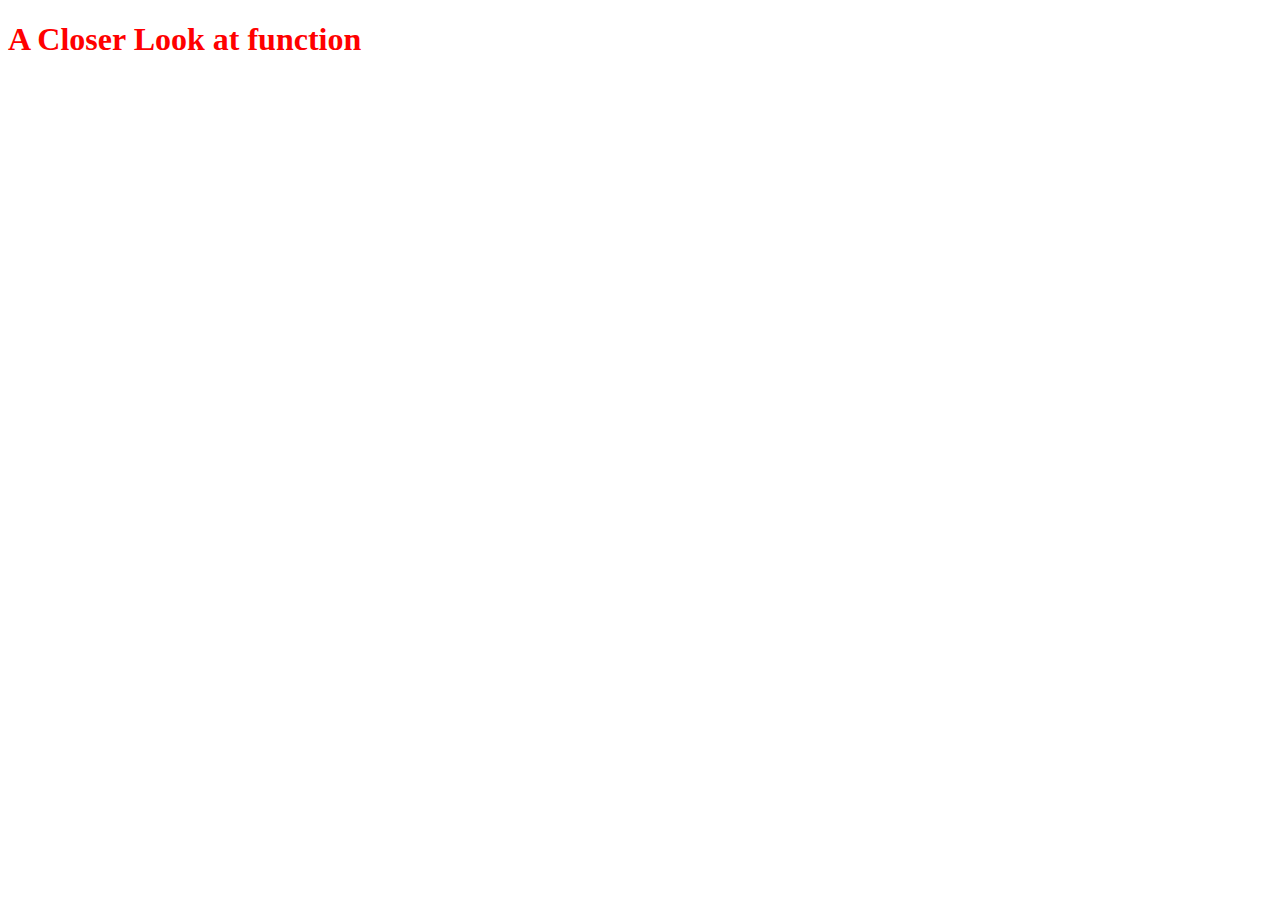
<file: Section10/index.html>
<!DOCTYPE html>
<html lang="en">
<head>
    <meta charset="UTF-8">
    <meta name="viewport" content="width=device-width, initial-scale=1.0">
    <title>Document</title>
</head>
<body>
    <h1>A Closer Look at function</h1>
    <script src="./main.js"></script>
</body>
</html>
</file>
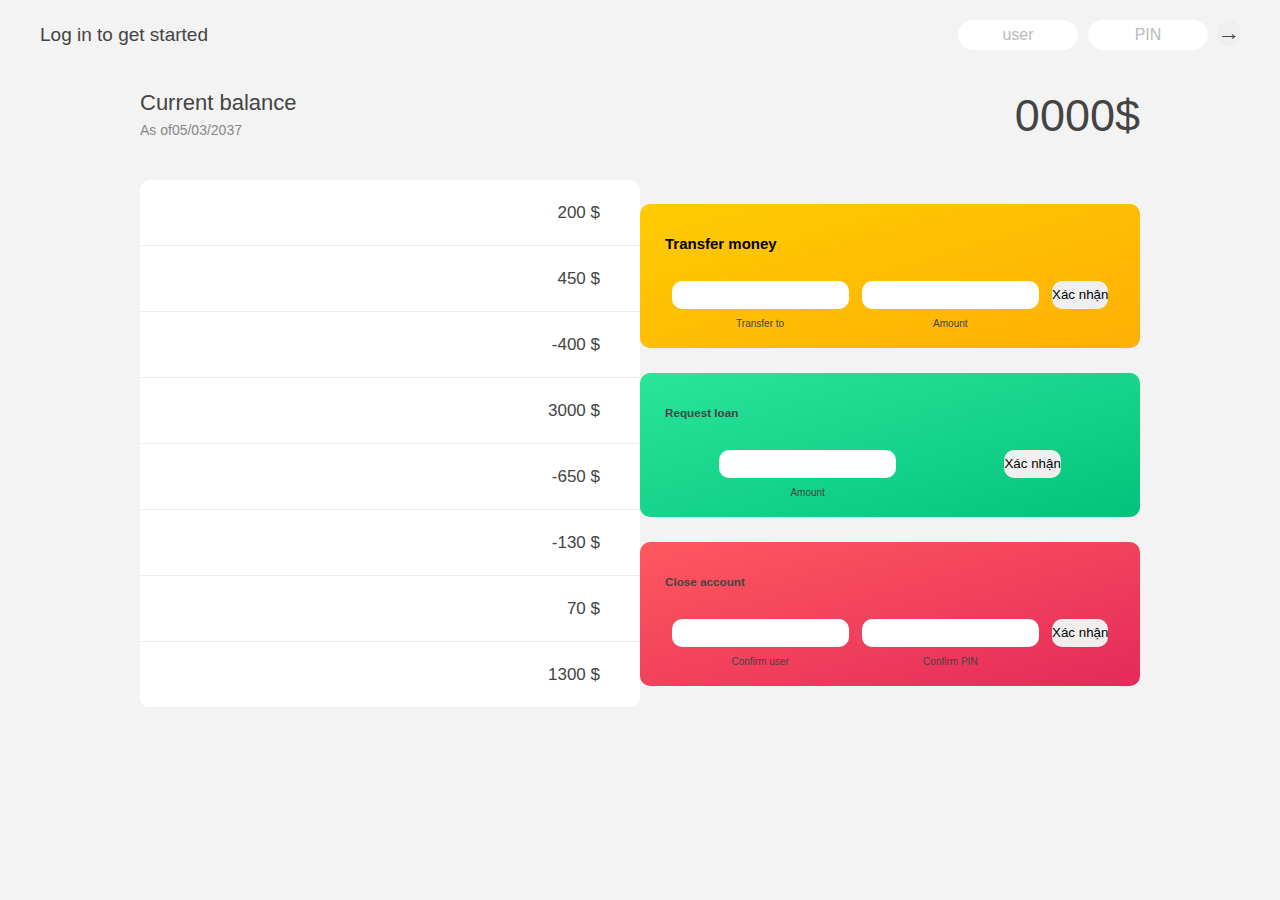
<file: Section11/index.html>
<!DOCTYPE html>
<html lang="en">
<head>
    <meta charset="UTF-8">
    <meta name="viewport" content="width=device-width, initial-scale=1.0">
    <title>Document</title>
    <link rel="stylesheet" href="./style.css">
</head>
<body>
    <nav>
        <p class="welcome">Log in to get started</p>
        <!-- <img class="logo" src="logo.png" alt="Logo"> -->
        <form action="" class="login">
            <input placeholder="user" type="text" class="login__input--user">
            <input placeholder="PIN" maxlength="4" type="text" class="login__input--user">
            <button class="login_btn">&rarr;</button>
        </form>
    </nav>
    <main class="app">
        <div class="balance">
            <div class="balance_container">
                <div class="balance_item">
                    <p class="balance_label">Current balance</p>
                    <p class="balance_date">As of<span class="date">05/03/2037</span></p>
                </div>
                    
                <p class="balance_value">0000$</p>
            </div>
            <div class="balance_movements">
                <div class="movements">
                    <!-- <div class="movements__row">
                        <div class="movements__type movements__type--deposit">2 deposit</div>
                        <div class="movements__date">3 days ago</div>
                        <div class="movements__value">4 000$</div>
                    </div>
                    <div class="movements__row">
                        <div class="movements__type movements__type--withdraw">2 withdraw</div>
                        <div class="movements__date">3 days ago</div>
                        <div class="movements__value">4 000$</div>
                    </div> -->
                </div>
                <div class="summary">
                    <div class="summary_item">
                        <div class="item_title">
                            <h1>Transfer money</h1>
                        </div>
                        <div class="item_content">
                            <div class="item">
                                <input type="text">
                                <p>Transfer to</p>
                            </div>
                            <div class="item">
                                <input type="number">
                                <p>Amount</p>
                            </div>
                            <div class="item">
                                <button>Xác nhận</button>
                            </div>
                        </div>
                    </div>
                    <div class="summary_item">
                        <div class="item_title">
                            <h3>Request loan</h3>
                        </div>
                        <div class="item_content">
                            <div class="item">
                                <input type="number">
                                <p>Amount</p>
                            </div>
                            <div class="item">
                                <button>Xác nhận</button>
                            </div>
                        </div>
                    </div>
                    <div class="summary_item">
                        <div class="item_title">
                            <h3>Close account</h3>
                        </div>
                        <div class="item_content">
                            <div class="item">
                                <input type="text">
                                <p>Confirm user</p>
                            </div>
                            <div class="item">
                                <input type="number">
                                <p>Confirm PIN</p>
                            </div>
                            <div class="item">
                                <button>Xác nhận</button>
                            </div>
                        </div>
                    </div>
                </div>
            </div>
        </div>
    </main>
</body>
<script src="./bankistApp.js"></script>
</html>
</file>
<file: Section11/style.css>
*{
    margin: 0;
    padding: 0;
    box-sizing: inherit;
}

html{
    font-size: 62.5%;
    box-sizing: border-box;
}

body{
    font-family: "Poppins", sans-serif;
    color: #444;
    background-color: #f3f3f3;
    height: 100vh;
    padding: 2rem;
}

nav{
    display: flex;
    justify-content: space-between;
    align-items: center;
    padding: 0 2rem;
}

.welcome {
    font-size: 1.9rem;
    font-weight: 500;
}

.logo {
    height: 5.25rem;
}

.login {
    display: flex;
}

.login__input--user {
    border: none;
    padding: 0.5rem 2rem;
    font-size: 1.6rem;
    font-family: inherit;
    text-align: center;
    width: 12rem;
    border-radius: 10rem;
    margin-right: 1rem;
    color: inherit;
    border: 1px solid #fff;
    transition: all 0.3s;
}

.login__input--user:focus{
    outline: none;
    border: 1px solid #ccc;
}
.login__input--user::placeholder{
    color: #bbb;
}

.login_btn {
    border: none;
    background-color: none;
    font-size: 2.2rem;
    color: inherit;
    cursor: pointer;
    transition: all 0.3s;
}
.login_btn:hover,
.login_btn:focus,
.login_sort:hover,
.login_sort:focus
{
    outline: none;
    color: #777;
}
.app {
    position: relative;
    max-width: 100rem;
    height: 60rem;
    margin: 4rem auto;
    transition: all 1s;
}

.balance {
    grid-column: 1 /span 2;
    align-items: flex-end;
    margin-bottom: 2rem;
    width: 100%;
    height: 100%;
}
.balance_container{
    width: 100%;
    height: 9%;
    display: flex;
    justify-content: space-between;
}

.balance_label {
    font-size: 2.2rem;
    font-weight: 500;
    margin-bottom: -0.2rem;
}

.balance_date {
    font-size: 1.4rem;
    color: #888;
    margin: 5% 0;
}


.balance_value {
    font-size: 4.5rem;
    font-weight: 400;
}

.balance_movements{
    width: 100%;
    height: 100%;
    display: flex;
    justify-content: space-around;
    align-items: center;
}

.movements {
    width: 50%;
    background-color: #fff;
    border-radius: 1rem;
    overflow: scroll;
}

.movements__row {
    padding: 2.25rem 4rem;
    display: flex;
    align-items: center;
    border-bottom: 1px solid #eee;
}

.movements__type {
    font-size: 1.1rem;
    text-transform: uppercase;
    font-weight: 500;
    color: #fff;
    padding: 0.1rem 1rem;
    border-radius: 10rem;
    margin-right: 2rem;
}

.movements__type--deposit {
    background-color: linear-gradient(to top left, #39b385, #9be15c);
}

.movements__date {
    font-size: 1.1rem;
    text-transform: uppercase;
    font-weight: 500;
    color: #666;
}

.movements__value {
    font-size: 1.7rem;
    margin-left: auto;
}

.movements__type--withdraw {
    background-color: linear-gradient(to top left, #e52a5a, #ff5851);
}


.summary{
    width: 50%;
    height: 80%;
}
.summary_item {
    width: 100%;
    height: 30%;
    margin-bottom: 5%;
    padding: 5%;
    border-radius: 10px;
    
}

.summary_item:nth-child(1) {
    background-image: linear-gradient(to top left, #ffb003, #ffcb03);
}
.summary_item:nth-child(2) {
    background-image: linear-gradient(to top left, #02c37c, #2ae59a);
}
.summary_item:nth-child(3) {
    background-image: linear-gradient(to top left, #e52a5a, #ff585f);
}

.item_title {
    width: 100%;
    height: 30%;
    display: flex;
    align-items: center;
}
.item_title>h1{
    color: black;
    font-size: 1.5rem;
}

.item_content {
    display: flex;
    justify-content: space-around;
    align-items: center;
    height: 100%;
    opacity: 2;
}

.item {
    height: 50%;
    text-align: center;
}
.item>p{
    margin: 5% 0;

}
.item>input, button{
    width: 100%;
    height: 60%;
    border-radius: 10px;
    outline: none;
    border: none;
}


    /* color: #66c873;
    color: #f5465d; */
    /* color: #333;
    background-color: linear-gradient(to top left, #ffb003, #ffcb03); 
    background-color: linear-gradient(to top left, #e52a5a, #ff585f);
    
    background-color: rgba(255, 255, 255, 0.4);
    background-color: rgba(255, 255, 255, 0.6);
    */
</file>
